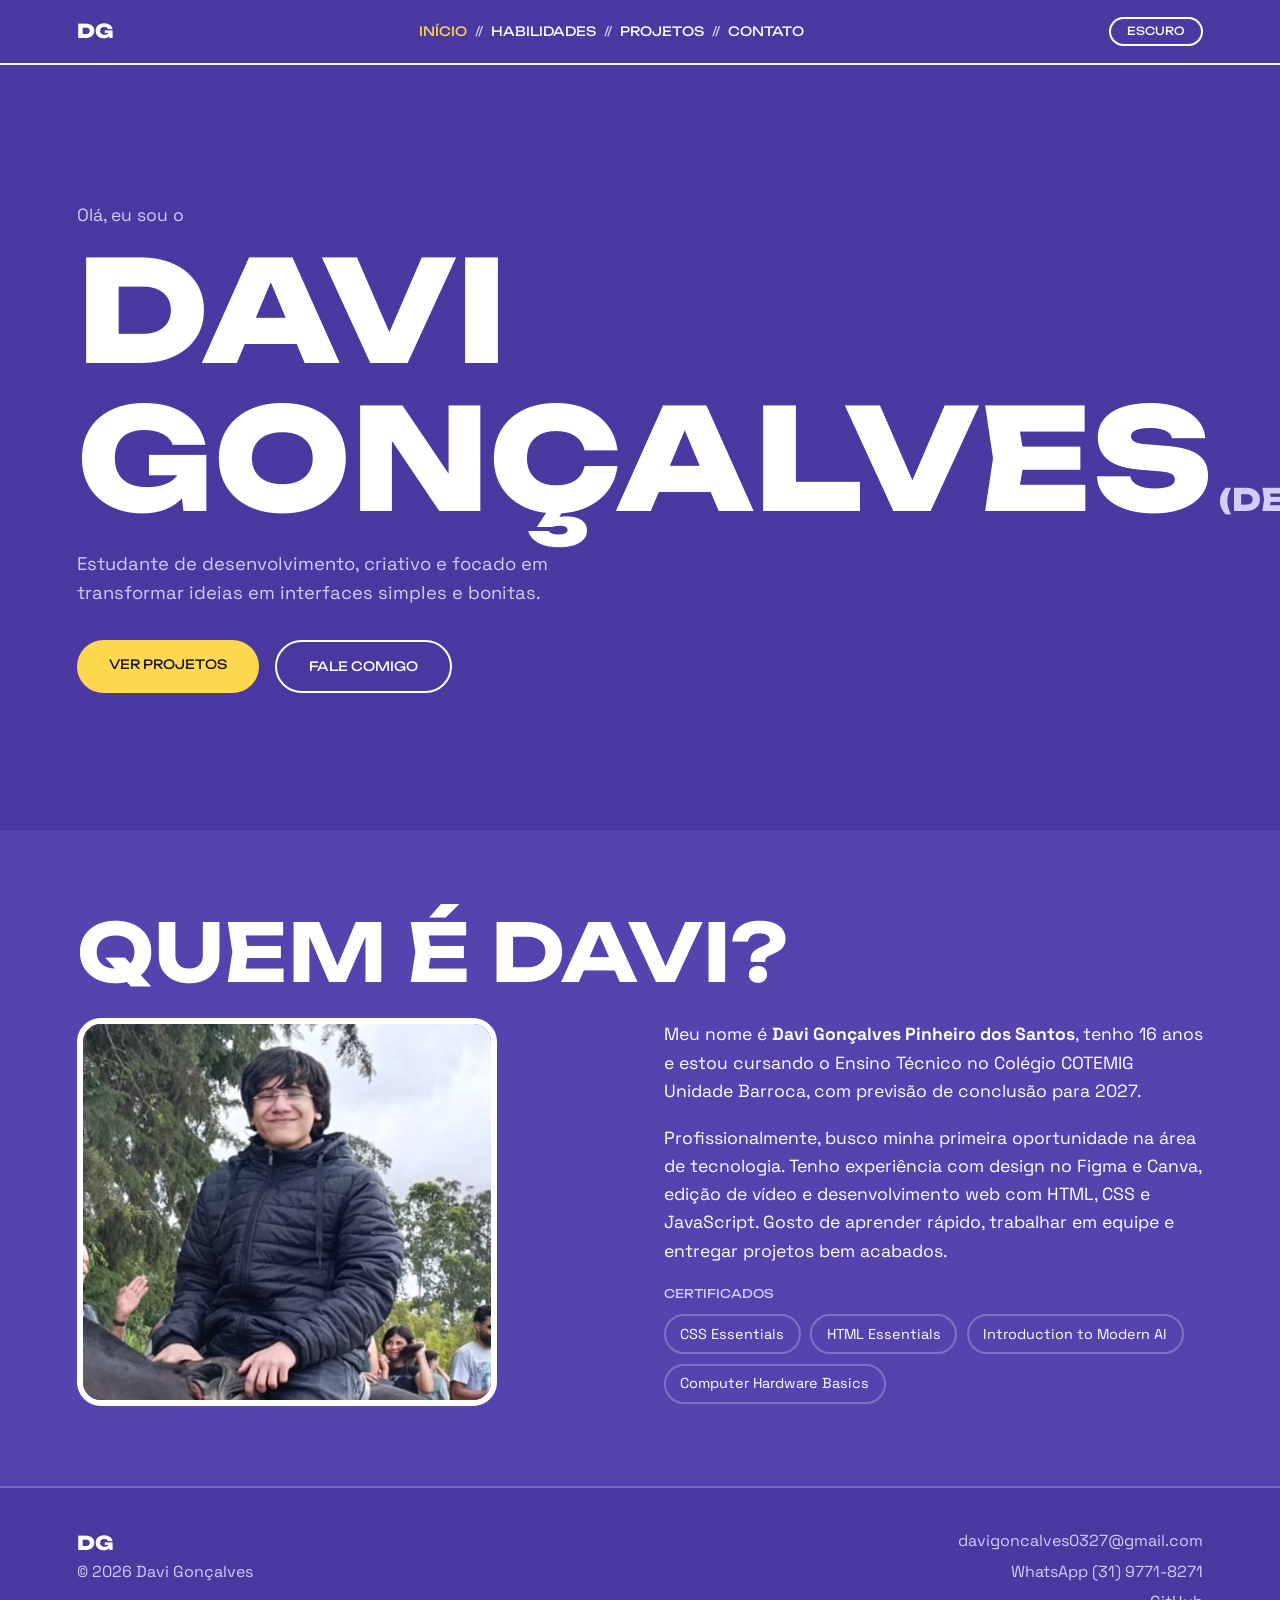
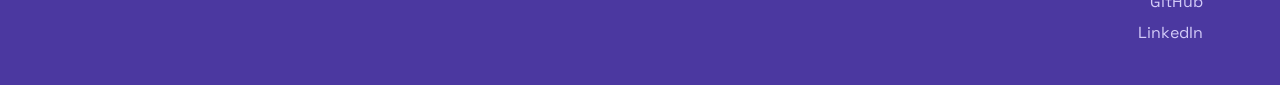
<file: index.html>
<!DOCTYPE html>
<html lang="pt-BR">
<head>
  <meta charset="UTF-8">
  <meta name="viewport" content="width=device-width, initial-scale=1.0">
  <title>Davi Gonçalves | Início</title>
  <link href="https://fonts.googleapis.com/css2?family=Unbounded:wght@500;800&family=Space+Grotesk:wght@400;600&display=swap" rel="stylesheet">
  <link rel="stylesheet" href="style.css">
  <script>if (localStorage.getItem("tema") === "escuro") document.documentElement.classList.add("escuro");</script>
</head>
<body>

  <header class="topo">
    <a href="index.html" class="logo">DG</a>
    <nav class="menu" id="menu">
      <a href="index.html" class="ativo">Início</a><span>//</span>
      <a href="habilidades.html">Habilidades</a><span>//</span>
      <a href="projetos.html">Projetos</a><span>//</span>
      <a href="contato.html">Contato</a>
    </nav>
    <div class="acoes">
      <button class="botao-tema" id="botaoTema">Escuro</button>
      <button class="botao-menu" id="botaoMenu" aria-label="Abrir menu"><span></span><span></span><span></span></button>
    </div>
  </header>

  <main>
    <section class="inicio">
      <p class="ola">Olá, eu sou o</p>
      <h1 class="nome">Davi<br>Gonçalves<small>(dev)</small></h1>
      <p class="frase">Estudante de desenvolvimento, criativo e focado em transformar ideias em interfaces simples e bonitas.</p>
      <div class="linha-botoes">
        <a href="projetos.html" class="botao-principal">Ver projetos</a>
        <a href="contato.html" class="botao-contorno">Fale comigo</a>
      </div>
    </section>

    <section class="secao">
      <h2 class="titulo-grande">Quem é Davi?</h2>
      <div class="duas-colunas">
        <img src="image.webp" alt="Foto do Davi" class="foto">
        <div>
          <p class="texto">Meu nome é <b>Davi Gonçalves Pinheiro dos Santos</b>, tenho 16 anos e estou cursando o Ensino Técnico no Colégio COTEMIG Unidade Barroca, com previsão de conclusão para 2027.</p>
          <p class="texto">Profissionalmente, busco minha primeira oportunidade na área de tecnologia. Tenho experiência com design no Figma e Canva, edição de vídeo e desenvolvimento web com HTML, CSS e JavaScript. Gosto de aprender rápido, trabalhar em equipe e entregar projetos bem acabados.</p>
          <p class="rotulo">Certificados</p>
          <div class="selos">
            <span>CSS Essentials</span>
            <span>HTML Essentials</span>
            <span>Introduction to Modern AI</span>
            <span>Computer Hardware Basics</span>
          </div>
        </div>
      </div>
    </section>
  </main>

  <footer class="rodape">
    <div>
      <p class="logo">DG</p>
      <p>&copy; 2026 Davi Gonçalves</p>
    </div>
<div class="rodape-contato">
      <a href="mailto:davigoncalves0327@gmail.com">davigoncalves0327@gmail.com</a>
      <a href="https://wa.me/5531997718271" target="_blank">WhatsApp (31) 9771-8271</a>
      <a href="https://github.com/Davi-prog0327" target="_blank">GitHub</a>
      <a href="www.linkedin.com/in/davi-gonçalves-782a39442" target="_blank">LinkedIn</a>
    </div>
  </footer>

  <button class="voltar" id="voltar" aria-label="Voltar ao topo">&uarr;</button>
  <script src="script.js"></script>
</body>
</html>
</file>
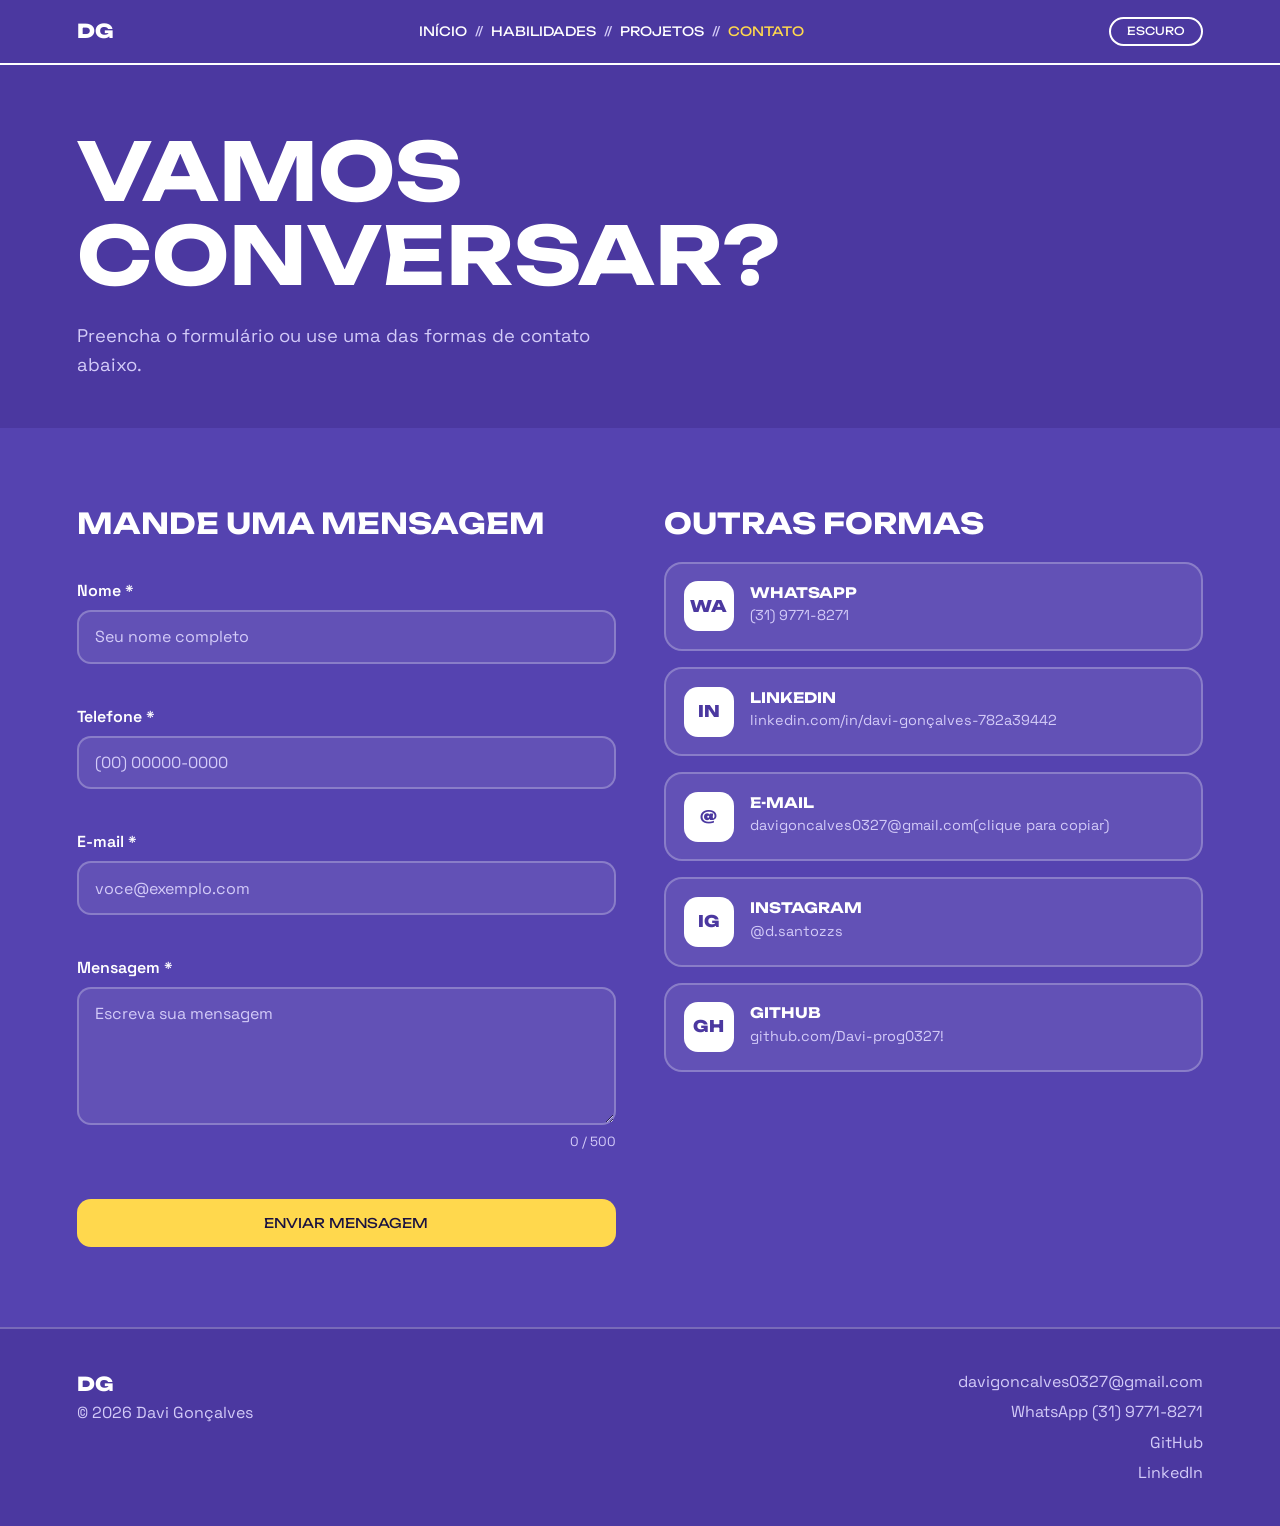
<file: contato.html>
<!DOCTYPE html>
<html lang="pt-BR">
<head>
  <meta charset="UTF-8">
  <meta name="viewport" content="width=device-width, initial-scale=1.0">
  <title>Davi Gonçalves | Contato</title>
  <link href="https://fonts.googleapis.com/css2?family=Unbounded:wght@500;800&family=Space+Grotesk:wght@400;600&display=swap" rel="stylesheet">
  <link rel="stylesheet" href="style.css">
  <script>if (localStorage.getItem("tema") === "escuro") document.documentElement.classList.add("escuro");</script>
</head>
<body>

  <header class="topo">
    <a href="index.html" class="logo">DG</a>
    <nav class="menu" id="menu">
      <a href="index.html">Início</a><span>//</span>
      <a href="habilidades.html">Habilidades</a><span>//</span>
      <a href="projetos.html">Projetos</a><span>//</span>
      <a href="contato.html" class="ativo">Contato</a>
    </nav>
    <div class="acoes">
      <button class="botao-tema" id="botaoTema">Escuro</button>
      <button class="botao-menu" id="botaoMenu" aria-label="Abrir menu"><span></span><span></span><span></span></button>
    </div>
  </header>

  <main>
    <section class="secao cabecalho">
      <h1 class="titulo-grande">Vamos<br>conversar?</h1>
      <p class="frase">Preencha o formulário ou use uma das formas de contato abaixo.</p>
    </section>

    <section class="secao">
      <div class="duas-colunas topo-alinhado">

        <form id="formulario" class="formulario" novalidate>
          <h2>Mande uma mensagem</h2>

          <label for="nome">Nome *</label>
          <input type="text" id="nome" placeholder="Seu nome completo" maxlength="60">
          <small class="erro" id="erroNome"></small>

          <label for="telefone">Telefone *</label>
          <input type="tel" id="telefone" placeholder="(00) 00000-0000" maxlength="15">
          <small class="erro" id="erroTelefone"></small>

          <label for="email">E-mail *</label>
          <input type="email" id="email" placeholder="voce@exemplo.com" maxlength="80">
          <small class="erro" id="erroEmail"></small>

          <label for="mensagem">Mensagem *</label>
          <textarea id="mensagem" rows="5" placeholder="Escreva sua mensagem" maxlength="500"></textarea>
          <small class="contador" id="contador">0 / 500</small>
          <small class="erro" id="erroMensagem"></small>

          <button type="submit">Enviar mensagem</button>
        </form>

        <div class="lista-contatos">
          <h2>Outras formas</h2>
          <a href="https://wa.me/5531997718271" target="_blank" class="contato">
            <span class="sigla">WA</span>
            <div><h3>WhatsApp</h3><p>(31) 9771-8271</p></div>
          </a>
          <a href="www.linkedin.com/in/davi-gonçalves-782a39442" target="_blank" class="contato">
            <span class="sigla">IN</span>
            <div><h3>LinkedIn</h3><p>linkedin.com/in/davi-gonçalves-782a39442</p></div>
          </a>
          <div class="contato" data-copiar="davigoncalves0327@gmail.com">
            <span class="sigla">@</span>
            <div><h3>E-mail</h3><p>davigoncalves0327@gmail.com(clique para copiar)</p></div>
          </div>
          <a href="https://instagram.com/d.santozzs" target="_blank" class="contato">
            <span class="sigla">IG</span>
            <div><h3>Instagram</h3><p>@d.santozzs</p></div>
          </a>
          <a href="https://github.com/Davi-prog0327" target="_blank" class="contato">
            <span class="sigla">GH</span>
            <div><h3>GitHub</h3><p>github.com/Davi-prog0327!</p></div>
          </a>
        </div>

      </div>
    </section>
  </main>

  <footer class="rodape">
    <div>
      <p class="logo">DG</p>
      <p>&copy; 2026 Davi Gonçalves</p>
    </div>
    <div class="rodape-contato">
      <a href="mailto:davigoncalves0327@gmail.com">davigoncalves0327@gmail.com</a>
      <a href="https://wa.me/5531997718271" target="_blank">WhatsApp (31) 9771-8271</a>
      <a href="https://github.com/Davi-prog0327" target="_blank">GitHub</a>
      <a href="www.linkedin.com/in/davi-gonçalves-782a39442" target="_blank">LinkedIn</a>
    </div>
  </footer>

  <div class="modal" id="modal">
    <div class="modal-caixa">
      <button class="modal-fechar" id="modalFechar" aria-label="Fechar">&times;</button>
      <h3 id="modalTitulo"></h3>
      <p id="modalTexto"></p>
    </div>
  </div>

  <button class="voltar" id="voltar" aria-label="Voltar ao topo">&uarr;</button>
  <script src="script.js"></script>
</body>
</html>
</file>
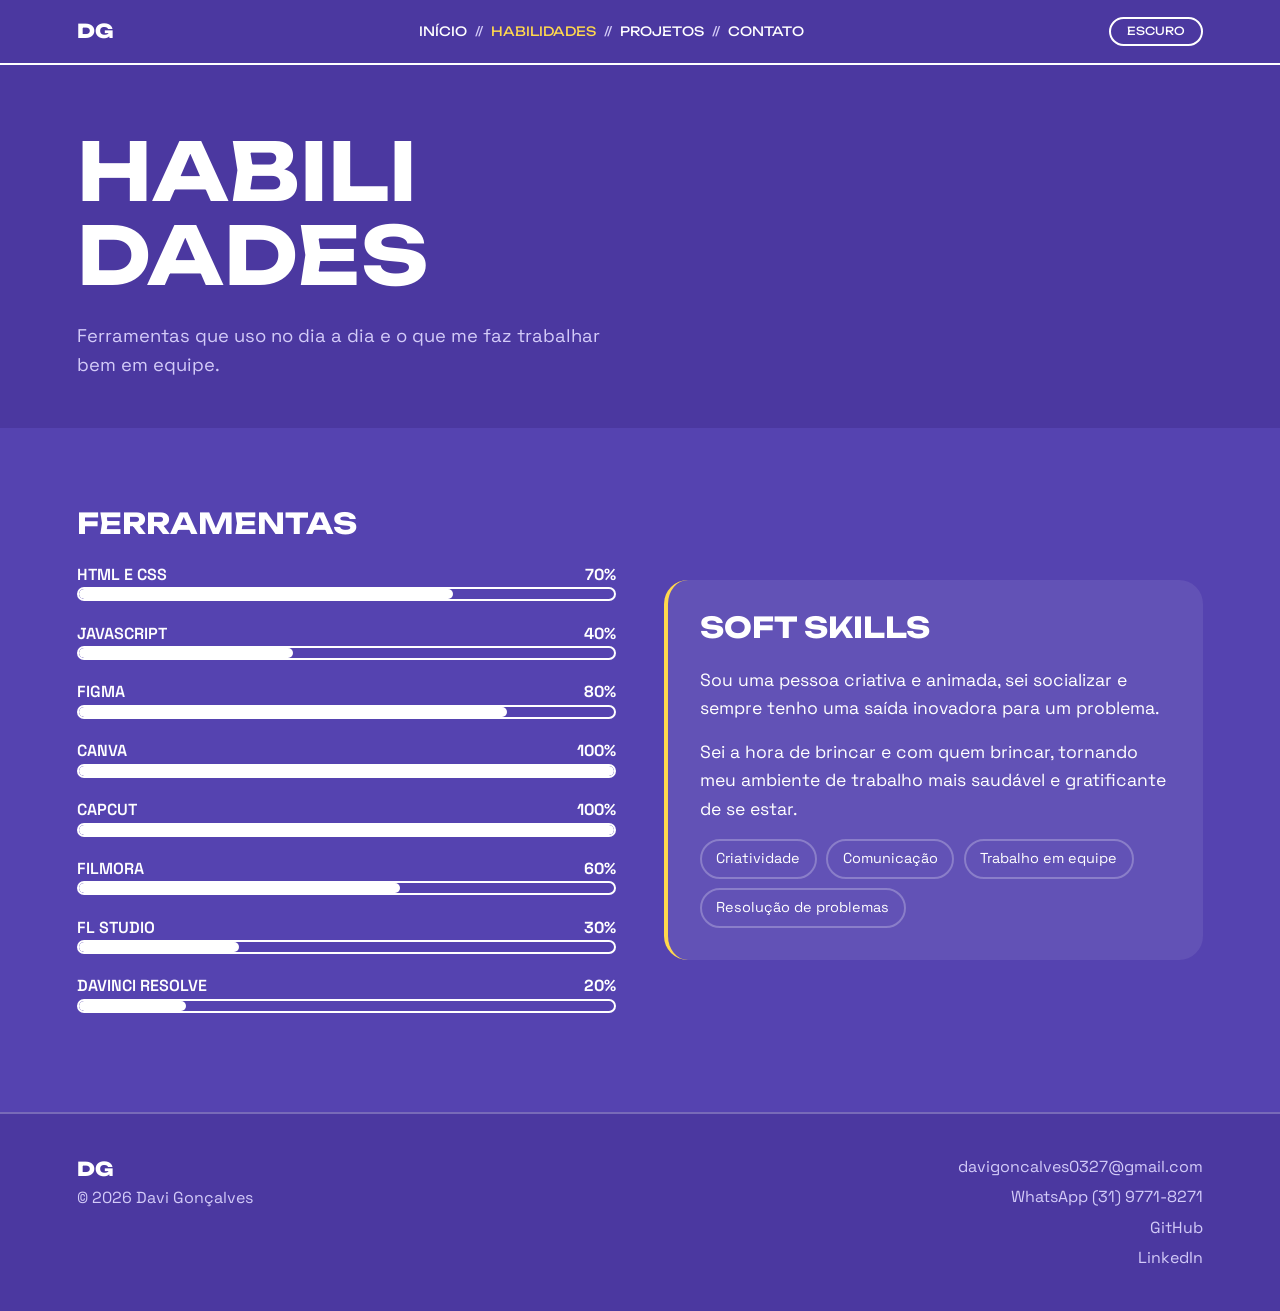
<file: habilidades.html>
<!DOCTYPE html>
<html lang="pt-BR">
<head>
  <meta charset="UTF-8">
  <meta name="viewport" content="width=device-width, initial-scale=1.0">
  <title>Davi Gonçalves | Habilidades</title>
  <link href="https://fonts.googleapis.com/css2?family=Unbounded:wght@500;800&family=Space+Grotesk:wght@400;600&display=swap" rel="stylesheet">
  <link rel="stylesheet" href="style.css">
  <script>if (localStorage.getItem("tema") === "escuro") document.documentElement.classList.add("escuro");</script>
</head>
<body>

  <header class="topo">
    <a href="index.html" class="logo">DG</a>
    <nav class="menu" id="menu">
      <a href="index.html">Início</a><span>//</span>
      <a href="habilidades.html" class="ativo">Habilidades</a><span>//</span>
      <a href="projetos.html">Projetos</a><span>//</span>
      <a href="contato.html">Contato</a>
    </nav>
    <div class="acoes">
      <button class="botao-tema" id="botaoTema">Escuro</button>
      <button class="botao-menu" id="botaoMenu" aria-label="Abrir menu"><span></span><span></span><span></span></button>
    </div>
  </header>

  <main>
    <section class="secao cabecalho">
      <h1 class="titulo-grande">Habili<br>dades</h1>
      <p class="frase">Ferramentas que uso no dia a dia e o que me faz trabalhar bem em equipe.</p>
    </section>

    <section class="secao">
      <div class="duas-colunas">
        <div>
          <h2>Ferramentas</h2>
          <div class="barra"><p>HTML e CSS <b>70%</b></p><div class="trilho"><div class="preenche" data-valor="70"></div></div></div>
          <div class="barra"><p>JavaScript <b>40%</b></p><div class="trilho"><div class="preenche" data-valor="40"></div></div></div>
          <div class="barra"><p>Figma <b>80%</b></p><div class="trilho"><div class="preenche" data-valor="80"></div></div></div>
          <div class="barra"><p>Canva <b>100%</b></p><div class="trilho"><div class="preenche" data-valor="100"></div></div></div>
          <div class="barra"><p>CapCut <b>100%</b></p><div class="trilho"><div class="preenche" data-valor="100"></div></div></div>
          <div class="barra"><p>Filmora <b>60%</b></p><div class="trilho"><div class="preenche" data-valor="60"></div></div></div>
          <div class="barra"><p>FL Studio <b>30%</b></p><div class="trilho"><div class="preenche" data-valor="30"></div></div></div>
          <div class="barra"><p>DaVinci Resolve <b>20%</b></p><div class="trilho"><div class="preenche" data-valor="20"></div></div></div>
        </div>
        <div class="cartao">
          <h2>Soft Skills</h2>
          <p>Sou uma pessoa criativa e animada, sei socializar e sempre tenho uma saída inovadora para um problema.</p>
          <p>Sei a hora de brincar e com quem brincar, tornando meu ambiente de trabalho mais saudável e gratificante de se estar.</p>
          <div class="selos">
            <span>Criatividade</span>
            <span>Comunicação</span>
            <span>Trabalho em equipe</span>
            <span>Resolução de problemas</span>
          </div>
        </div>
      </div>
    </section>
  </main>

  <footer class="rodape">
    <div>
      <p class="logo">DG</p>
      <p>&copy; 2026 Davi Gonçalves</p>
    </div>
 <div class="rodape-contato">
      <a href="mailto:davigoncalves0327@gmail.com">davigoncalves0327@gmail.com</a>
      <a href="https://wa.me/5531997718271" target="_blank">WhatsApp (31) 9771-8271</a>
      <a href="https://github.com/Davi-prog0327" target="_blank">GitHub</a>
      <a href="www.linkedin.com/in/davi-gonçalves-782a39442" target="_blank">LinkedIn</a>
    </div>
  </footer>

  <button class="voltar" id="voltar" aria-label="Voltar ao topo">&uarr;</button>
  <script src="script.js"></script>
</body>
</html>
</file>
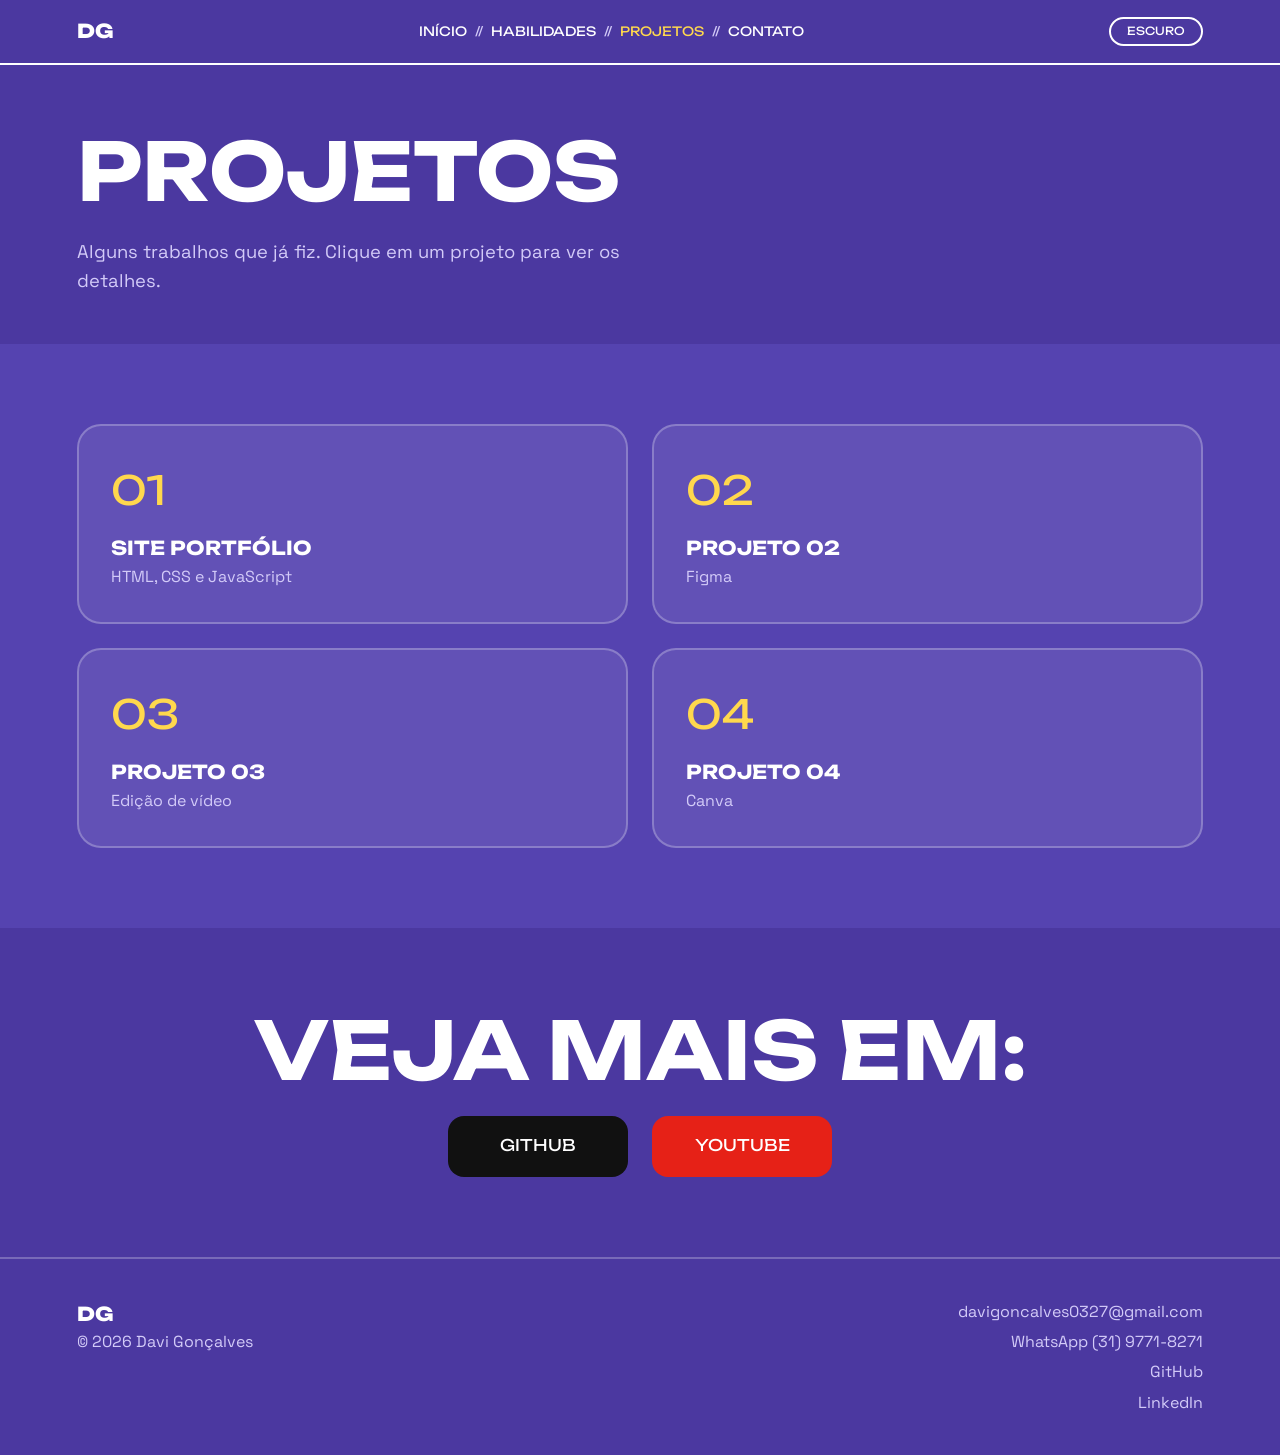
<file: projetos.html>
<!DOCTYPE html>
<html lang="pt-BR">
<head>
  <meta charset="UTF-8">
  <meta name="viewport" content="width=device-width, initial-scale=1.0">
  <title>Davi Gonçalves | Projetos</title>
  <link href="https://fonts.googleapis.com/css2?family=Unbounded:wght@500;800&family=Space+Grotesk:wght@400;600&display=swap" rel="stylesheet">
  <link rel="stylesheet" href="style.css">
  <script>if (localStorage.getItem("tema") === "escuro") document.documentElement.classList.add("escuro");</script>
</head>
<body>

  <header class="topo">
    <a href="index.html" class="logo">DG</a>
    <nav class="menu" id="menu">
      <a href="index.html">Início</a><span>//</span>
      <a href="habilidades.html">Habilidades</a><span>//</span>
      <a href="projetos.html" class="ativo">Projetos</a><span>//</span>
      <a href="contato.html">Contato</a>
    </nav>
    <div class="acoes">
      <button class="botao-tema" id="botaoTema">Escuro</button>
      <button class="botao-menu" id="botaoMenu" aria-label="Abrir menu"><span></span><span></span><span></span></button>
    </div>
  </header>

  <main>
    <section class="secao cabecalho">
      <h1 class="titulo-grande">Projetos</h1>
      <p class="frase">Alguns trabalhos que já fiz. Clique em um projeto para ver os detalhes.</p>
    </section>

    <section class="secao">
      <div class="grade-projetos">
        <article class="projeto" data-titulo="Site Portfólio" data-texto="Site pessoal feito com HTML, CSS e JavaScript, com modo escuro, formulário com máscaras e layout para celular.">
          <span class="numero">01</span>
          <h3>Site Portfólio</h3>
          <p>HTML, CSS e JavaScript</p>
        </article>
        <article class="projeto" data-titulo="Design para sites" data-texto="Projetos de sites, como este portifólio, foram feitos inteiramente no figma.">
          <span class="numero">02</span>
          <h3>Projeto 02</h3>
          <p>Figma</p>
        </article>
        <article class="projeto" data-titulo="Vídeos" data-texto="Uma experiência de 3 anos na edição de vídeo pode ser provada no meu canal do YouTube!">
          <span class="numero">03</span>
          <h3>Projeto 03</h3>
          <p>Edição de vídeo</p>
        </article>
        <article class="projeto" data-titulo="Slides" data-texto="Ótimo em criar apresentações de slide! sendo agráveis no sentido de design e no de praticidade..">
          <span class="numero">04</span>
          <h3>Projeto 04</h3>
          <p>Canva</p>
        </article>
      </div>
    </section>

    <section class="secao centro">
      <h2 class="titulo-grande">Veja mais em:</h2>
      <div class="redes">
        <a href="https://github.com/Davi-prog0327" target="_blank" class="rede github">GitHub</a>
        <a href="https://www.youtube.com/@Aeze-u5e" target="_blank" class="rede youtube">YouTube</a>
      </div>
    </section>
  </main>

  <footer class="rodape">
    <div>
      <p class="logo">DG</p>
      <p>&copy; 2026 Davi Gonçalves</p>
    </div>
    <div class="rodape-contato">
      <a href="mailto:davigoncalves0327@gmail.com">davigoncalves0327@gmail.com</a>
      <a href="https://wa.me/5531997718271" target="_blank">WhatsApp (31) 9771-8271</a>
      <a href="https://github.com/Davi-prog0327" target="_blank">GitHub</a>
      <a href="www.linkedin.com/in/davi-gonçalves-782a39442" target="_blank">LinkedIn</a>
    </div>
  </footer>

  <div class="modal" id="modal">
    <div class="modal-caixa">
      <button class="modal-fechar" id="modalFechar" aria-label="Fechar">&times;</button>
      <h3 id="modalTitulo"></h3>
      <p id="modalTexto"></p>
    </div>
  </div>

  <button class="voltar" id="voltar" aria-label="Voltar ao topo">&uarr;</button>
  <script src="script.js"></script>
</body>
</html>
</file>
<file: style.css>
/* ===== CORES (modo claro) ===== */
:root {
  --fundo: #4b38a0;
  --fundo2: #5543b0;
  --texto: #ffffff;
  --suave: #d3cbf8;
  --destaque: #ffd84d;
  --escuro-txt: #1a1240;
  --cartao: rgba(255, 255, 255, 0.08);
  --linha: rgba(255, 255, 255, 0.25);
  --erro: #ffb3b3;
}

/* ===== CORES (modo escuro) ===== */
html.escuro {
  --fundo: #110c22;
  --fundo2: #1a1433;
  --texto: #efeaff;
  --suave: #9086c4;
  --destaque: #b49dff;
  --cartao: rgba(255, 255, 255, 0.05);
  --linha: rgba(255, 255, 255, 0.12);
  --erro: #ff8a8a;
}

* { margin: 0; padding: 0; box-sizing: border-box; }
html { scroll-behavior: smooth; }

body {
  font-family: "Space Grotesk", sans-serif;
  background: var(--fundo);
  color: var(--texto);
  line-height: 1.6;
  transition: background 0.4s, color 0.4s;
}

h1, h2, h3 { font-family: "Unbounded", sans-serif; text-transform: uppercase; line-height: 1.05; }
h2 { font-size: 1.8rem; margin-bottom: 1.5rem; }
a { color: inherit; text-decoration: none; }
button { font-family: inherit; }

/* ===== TOPO ===== */
.topo {
  position: sticky; top: 0; z-index: 10;
  display: flex; justify-content: space-between; align-items: center; gap: 1rem;
  padding: 1rem 6%;
  background: var(--fundo);
  border-bottom: 2px solid var(--texto);
  transition: background 0.4s;
}
.logo { font-family: "Unbounded"; font-weight: 800; font-size: 1.2rem; }
.menu { display: flex; gap: 0.5rem; font-family: "Unbounded"; font-size: 0.8rem; text-transform: uppercase; }
.menu span { color: var(--suave); }
.menu a { transition: color 0.3s; }
.menu a:hover, .menu a.ativo { color: var(--destaque); }

.acoes { display: flex; gap: 0.6rem; align-items: center; }
.botao-tema {
  border: 2px solid var(--texto); border-radius: 999px;
  padding: 0.35rem 1rem; font-family: "Unbounded"; font-size: 0.7rem; text-transform: uppercase;
  background: none; color: var(--texto); cursor: pointer; transition: 0.3s;
}
.botao-tema:hover { background: var(--texto); color: var(--fundo); }

.botao-menu { display: none; background: none; border: none; cursor: pointer; padding: 6px; }
.botao-menu span { display: block; width: 24px; height: 2px; background: var(--texto); margin: 5px 0; transition: 0.3s; }
.botao-menu.aberto span:nth-child(1) { transform: translateY(7px) rotate(45deg); }
.botao-menu.aberto span:nth-child(2) { opacity: 0; }
.botao-menu.aberto span:nth-child(3) { transform: translateY(-7px) rotate(-45deg); }

/* ===== INÍCIO ===== */
.inicio { min-height: 85vh; display: flex; flex-direction: column; justify-content: center; align-items: flex-start; padding: 0 6%; }
.ola { color: var(--suave); font-size: 1.1rem; margin-bottom: 0.5rem; }
.nome { font-size: clamp(3rem, 11vw, 9rem); font-weight: 800; animation: subir 1s ease; }
.nome small { font-size: 0.22em; color: var(--suave); margin-left: 0.4rem; }
.frase { margin-top: 1rem; font-size: 1.15rem; color: var(--suave); max-width: 560px; }
.linha-botoes { display: flex; gap: 1rem; flex-wrap: wrap; margin-top: 2rem; }
.botao-principal, .botao-contorno {
  padding: 0.9rem 2rem; border-radius: 999px;
  font-family: "Unbounded"; font-size: 0.8rem; text-transform: uppercase;
  transition: transform 0.3s, box-shadow 0.3s;
}
.botao-principal { background: var(--destaque); color: var(--escuro-txt); }
.botao-contorno { border: 2px solid var(--texto); }
.botao-principal:hover, .botao-contorno:hover { transform: translateY(-4px); box-shadow: 0 10px 25px rgba(0, 0, 0, 0.3); }

/* ===== SEÇÕES ===== */
.secao { padding: 5rem 6%; }
.secao:nth-of-type(even) { background: var(--fundo2); }
.cabecalho { padding-top: 4rem; padding-bottom: 3rem; }
.centro { text-align: center; }
.titulo-grande { font-size: clamp(2.2rem, 7vw, 5rem); margin-bottom: 1.5rem; }
.duas-colunas { display: grid; grid-template-columns: 1fr 1fr; gap: 3rem; align-items: center; }
.topo-alinhado { align-items: start; }

/* Barras */
.barra { margin-bottom: 1.2rem; }
.barra p { display: flex; justify-content: space-between; font-weight: 600; text-transform: uppercase; }
.trilho { height: 14px; border: 2px solid var(--texto); border-radius: 999px; overflow: hidden; }
.preenche { height: 100%; width: 0; background: var(--texto); border-radius: 999px; transition: width 1.5s ease; }

.cartao { background: var(--cartao); padding: 2rem; border-radius: 24px; border-left: 4px solid var(--destaque); }
.cartao p { margin-bottom: 1rem; font-size: 1.1rem; }

/* Sobre */
.foto { width: 100%; max-width: 420px; border-radius: 24px; border: 6px solid var(--texto); transition: transform 0.4s; }
.foto:hover { transform: rotate(-2deg) scale(1.02); }
.texto { font-size: 1.1rem; margin-bottom: 1.2rem; }
.rotulo { font-family: "Unbounded"; font-size: 0.75rem; text-transform: uppercase; color: var(--suave); margin-bottom: 0.7rem; }
.selos { display: flex; flex-wrap: wrap; gap: 0.6rem; }
.selos span { border: 2px solid var(--linha); padding: 0.4rem 0.9rem; border-radius: 999px; font-size: 0.9rem; transition: 0.3s; }
.selos span:hover { background: var(--destaque); color: var(--escuro-txt); border-color: var(--destaque); }

/* ===== PROJETOS ===== */
.grade-projetos { display: grid; grid-template-columns: repeat(2, 1fr); gap: 1.5rem; }
.projeto {
  padding: 2rem; border-radius: 24px; cursor: pointer;
  border: 2px solid var(--linha); background: var(--cartao);
  transition: transform 0.3s, border-color 0.3s;
}
.projeto:hover { transform: translateY(-6px); border-color: var(--destaque); }
.numero { font-family: "Unbounded"; font-size: 2.5rem; color: var(--destaque); }
.projeto h3 { margin: 1rem 0 0.4rem; font-size: 1.2rem; }
.projeto p { color: var(--suave); }

.redes { display: flex; justify-content: center; gap: 1.5rem; flex-wrap: wrap; }
.rede {
  min-width: 180px; padding: 1.1rem 2rem; border-radius: 16px;
  font-family: "Unbounded"; font-size: 1rem; text-transform: uppercase;
  transition: transform 0.3s, box-shadow 0.3s;
}
.rede:hover { transform: translateY(-6px); box-shadow: 0 12px 25px rgba(0, 0, 0, 0.3); }
.youtube { background: #e62117; color: #fff; }
.github { background: #111; color: #fff; }

/* ===== FORMULÁRIO ===== */
.formulario { display: flex; flex-direction: column; gap: 0.4rem; }
.formulario label { font-weight: 600; margin-top: 0.6rem; }
.formulario input, .formulario textarea {
  padding: 0.9rem 1rem; border-radius: 14px; border: 2px solid var(--linha);
  background: var(--cartao); color: var(--texto); font-family: inherit; font-size: 1rem;
  outline: none; transition: border-color 0.3s;
}
.formulario input:focus, .formulario textarea:focus { border-color: var(--destaque); }
.formulario input::placeholder, .formulario textarea::placeholder { color: var(--suave); }
.formulario .invalido { border-color: var(--erro); }
.erro { color: var(--erro); min-height: 1.1rem; }
.contador { color: var(--suave); text-align: right; }
.formulario button {
  margin-top: 1rem; padding: 1rem; border: none; border-radius: 14px; cursor: pointer;
  background: var(--destaque); color: var(--escuro-txt); font-family: "Unbounded"; text-transform: uppercase;
  transition: transform 0.2s;
}
.formulario button:hover { transform: scale(1.02); }

/* Lista de contatos */
.lista-contatos { display: flex; flex-direction: column; gap: 1rem; }
.lista-contatos h2 { margin-bottom: 0.5rem; }
.contato {
  display: flex; align-items: center; gap: 1rem;
  padding: 1.1rem; border-radius: 18px;
  border: 2px solid var(--linha); background: var(--cartao);
  cursor: pointer; transition: transform 0.3s, border-color 0.3s;
}
.contato:hover { transform: translateX(6px); border-color: var(--destaque); }
.contato h3 { font-size: 0.9rem; margin-bottom: 0.2rem; }
.contato p { color: var(--suave); font-size: 0.9rem; word-break: break-all; }
.contato div { min-width: 0; }
.sigla {
  flex-shrink: 0; width: 50px; height: 50px; border-radius: 14px;
  display: flex; align-items: center; justify-content: center;
  background: var(--texto); color: var(--fundo); font-family: "Unbounded"; font-weight: 800;
}
.contato:hover .sigla { background: var(--destaque); color: var(--escuro-txt); }

/* ===== MODAL ===== */
.modal {
  position: fixed; inset: 0; z-index: 50;
  display: flex; align-items: center; justify-content: center; padding: 1.5rem;
  background: rgba(0, 0, 0, 0.6);
  opacity: 0; pointer-events: none; transition: opacity 0.3s;
}
.modal.aberto { opacity: 1; pointer-events: auto; }
.modal-caixa {
  position: relative; width: 100%; max-width: 440px;
  background: var(--fundo); border: 2px solid var(--texto); border-radius: 24px; padding: 2.2rem;
  transform: scale(0.9); transition: transform 0.3s;
}
.modal.aberto .modal-caixa { transform: scale(1); }
.modal-caixa h3 { font-size: 1.3rem; margin-bottom: 1rem; color: var(--destaque); }
.modal-fechar {
  position: absolute; top: 12px; right: 16px;
  background: none; border: none; color: var(--texto); font-size: 1.8rem; cursor: pointer;
}

/* ===== RODAPÉ ===== */
.rodape {
  display: flex; justify-content: space-between; flex-wrap: wrap; gap: 1.5rem;
  padding: 2.5rem 6%; color: var(--suave); border-top: 2px solid var(--linha);
}
.rodape .logo { color: var(--texto); }
.rodape-contato { display: flex; flex-direction: column; gap: 0.3rem; text-align: right; }
.rodape a:hover { color: var(--destaque); }

/* Voltar ao topo */
.voltar {
  position: fixed; right: 20px; bottom: 20px; z-index: 20;
  width: 48px; height: 48px; border-radius: 50%; border: none; cursor: pointer;
  background: var(--destaque); color: var(--escuro-txt); font-size: 1.3rem;
  opacity: 0; pointer-events: none; transition: opacity 0.3s;
}
.voltar.mostrar { opacity: 1; pointer-events: auto; }

/* Animações */
.escondido { opacity: 0; transform: translateY(40px); transition: 0.8s ease; }
.visivel { opacity: 1; transform: translateY(0); }
@keyframes subir { from { opacity: 0; transform: translateY(50px); } to { opacity: 1; transform: none; } }

/* ===== CELULAR ===== */
@media (max-width: 820px) {
  .botao-menu { display: block; }
  .menu {
    position: absolute; top: 100%; left: 0; right: 0;
    flex-direction: column; align-items: center; gap: 1.2rem;
    background: var(--fundo); padding: 1.5rem; border-bottom: 2px solid var(--texto);
    display: none;
  }
  .menu.aberto { display: flex; }
  .menu span { display: none; }
  .duas-colunas, .grade-projetos { grid-template-columns: 1fr; gap: 2rem; }
  .foto { margin: 0 auto; display: block; }
  .secao { padding: 3.5rem 6%; }
  h2 { font-size: 1.5rem; }
  .rodape { flex-direction: column; }
  .rodape-contato { text-align: left; }
}
</file>
